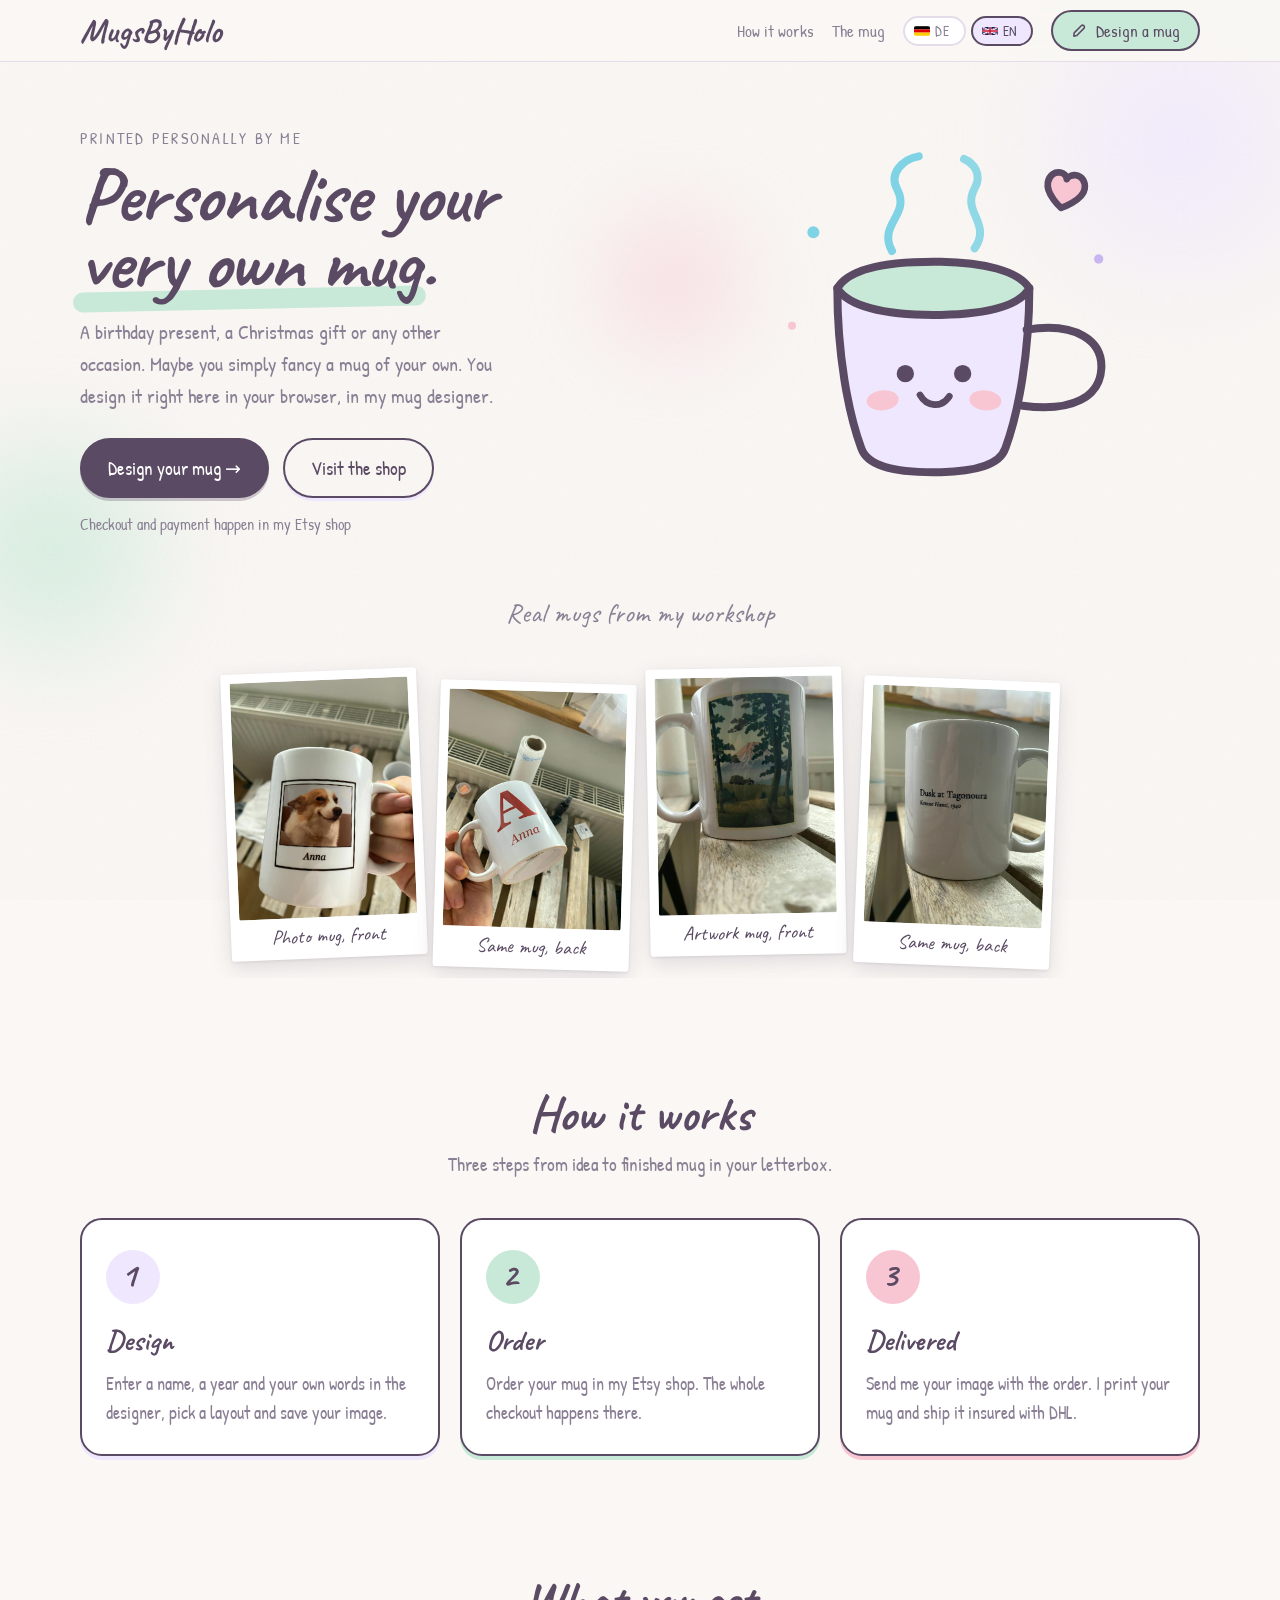
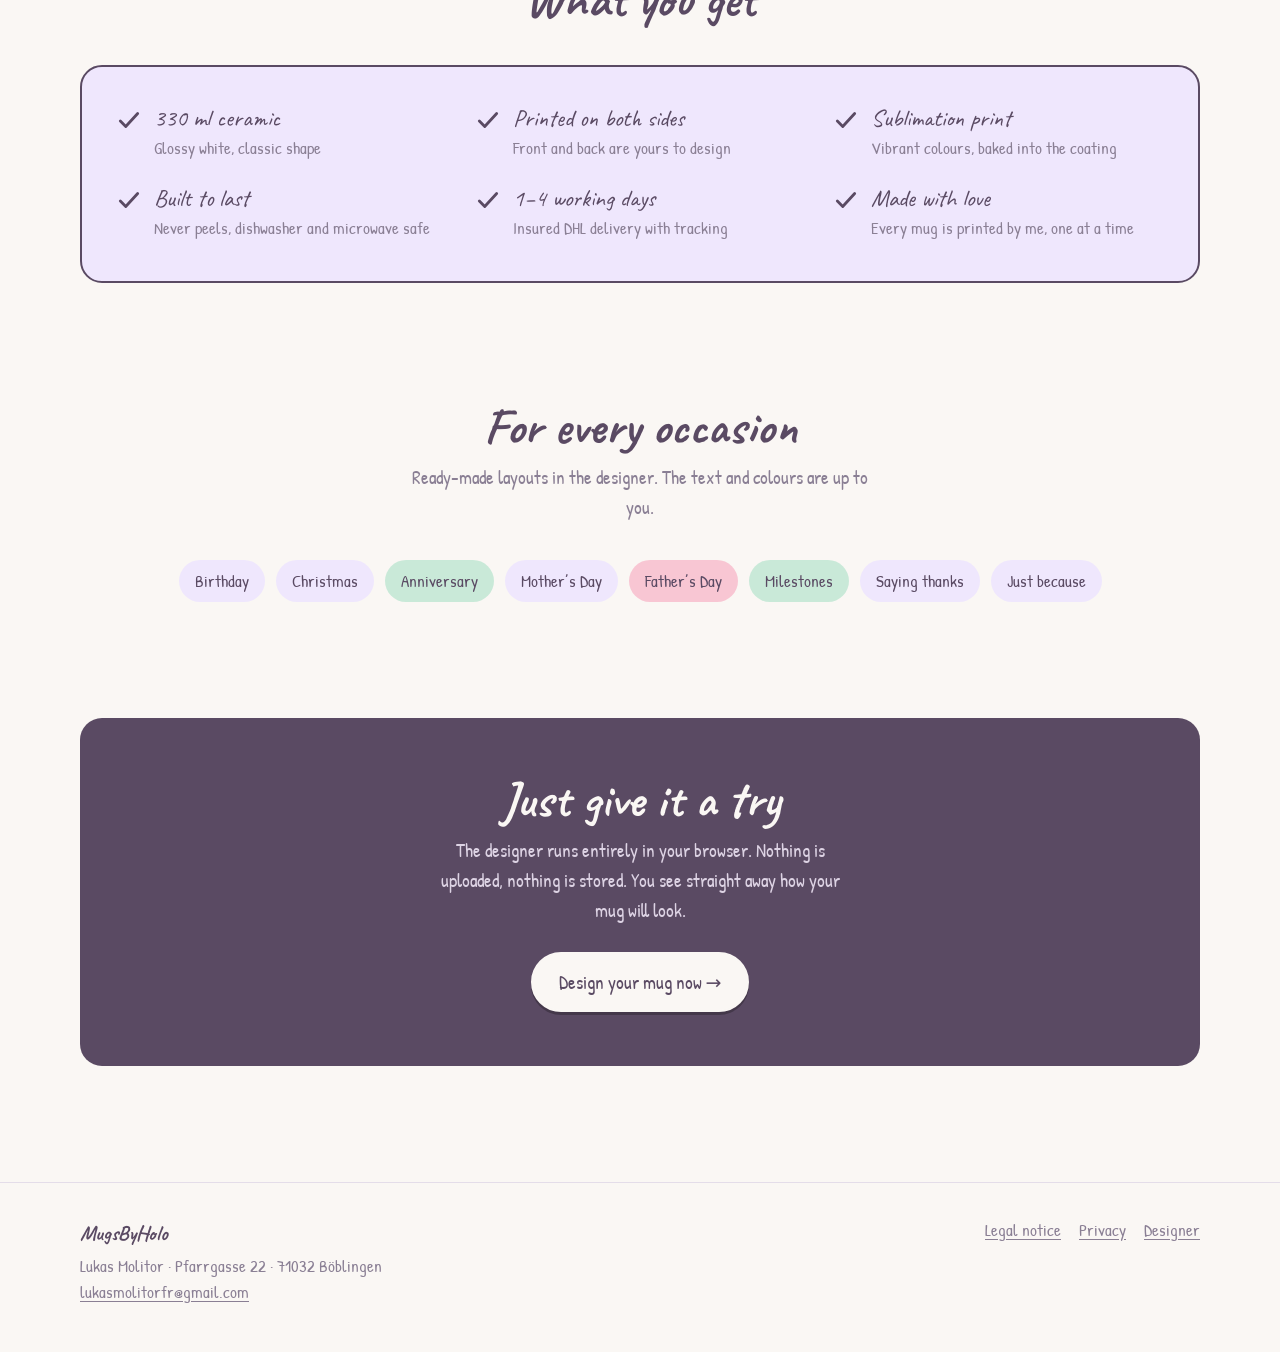
<file: index.html>
<!DOCTYPE html>
<html lang="de">
<head>
<meta charset="UTF-8">
<meta name="viewport" content="width=device-width, initial-scale=1.0, viewport-fit=cover">
<title>MugsByHolo · Personalisierte Tassen, von mir persönlich gedruckt</title>
<meta name="description" content="Personalisiere deine eigene Tasse direkt im Browser. 330 ml Keramik, beidseitig im Sublimationsdruck, von mir persönlich gedruckt und versichert per DHL verschickt.">
<link rel="icon" href="assets/favicon.png" type="image/png">
<link rel="apple-touch-icon" href="assets/favicon.png">
<meta name="theme-color" content="#FAF7F4">
<meta name="p:domain_verify" content="00d67d484db31957399209a9ef589275">

<meta property="og:type" content="website">
<meta property="og:title" content="MugsByHolo · Personalisierte Tassen">
<meta property="og:description" content="Gestalte deine eigene Tasse direkt im Browser. Von mir persönlich gedruckt.">
<meta property="og:image" content="https://mugsbyholo.de/assets/banner.png">
<meta property="og:url" content="https://mugsbyholo.de/">
<meta property="og:locale" content="de_DE">
<meta property="og:locale:alternate" content="en_GB">
<link rel="canonical" href="https://mugsbyholo.de/">

<style>
  /* ---------- Schriften (selbst gehostet, keine Google-Verbindung) ---------- */
  @font-face{
    font-family:'Caveat';
    src:url('assets/fonts/caveat-latin.woff2') format('woff2');
    font-weight:400 700; font-style:normal; font-display:swap;
    unicode-range:U+0000-00FF,U+0131,U+0152-0153,U+2000-206F,U+20AC,U+2122,U+2212,U+FEFF,U+FFFD;
  }
  @font-face{
    font-family:'Patrick Hand';
    src:url('assets/fonts/patrickhand-latin.woff2') format('woff2');
    font-weight:400; font-style:normal; font-display:swap;
    unicode-range:U+0000-00FF,U+0131,U+0152-0153,U+2000-206F,U+20AC,U+2122,U+2212,U+FEFF,U+FFFD;
  }

  :root{
    --paper:#FAF7F4;
    --karte:#FFFFFF;
    --ink:#5A4A63;
    --ink-weich:#8A7F94;
    --lav:#EFE7FD;
    --mint:#C9E9D8;
    --blush:#F8C6D3;
    --cyan:#5CC2D8;
    --violett:#B7A0EA;
    --linie:#E4DDE9;
    --hand:'Caveat', ui-rounded, cursive;
    --text:'Patrick Hand', ui-rounded, system-ui, sans-serif;
    --rand:22px;
  }

  *{box-sizing:border-box;margin:0;padding:0}

  html{scroll-behavior:smooth}
  @media (prefers-reduced-motion:reduce){ html{scroll-behavior:auto} }

  body{
    background:var(--paper);
    color:var(--ink);
    font-family:var(--text);
    font-size:19px;
    line-height:1.6;
    overflow-x:hidden;
    padding:env(safe-area-inset-top) env(safe-area-inset-right) env(safe-area-inset-bottom) env(safe-area-inset-left);
  }

  /* Papier-Körnung über der ganzen Seite */
  body::before{
    content:'';
    position:fixed; inset:0; z-index:0; pointer-events:none;
    opacity:.05;
    background-image:url("data:image/svg+xml,%3Csvg xmlns='http://www.w3.org/2000/svg' width='180' height='180'%3E%3Cfilter id='n'%3E%3CfeTurbulence type='fractalNoise' baseFrequency='.85' numOctaves='3'/%3E%3C/filter%3E%3Crect width='180' height='180' filter='url(%23n)'/%3E%3C/svg%3E");
  }

  .wrap{width:min(1120px,100% - 40px);margin-inline:auto;position:relative;z-index:1}

  a{color:inherit}
  :focus-visible{outline:3px solid var(--cyan);outline-offset:3px;border-radius:6px}

  /* nur für Screenreader */
  .vh{position:absolute;width:1px;height:1px;overflow:hidden;clip:rect(0 0 0 0);white-space:nowrap}

  /* ---------- Kopfzeile ---------- */
  header.top{
    position:sticky;top:0;z-index:20;
    background:color-mix(in srgb, var(--paper) 88%, transparent);
    backdrop-filter:blur(10px);
    border-bottom:1px solid var(--linie);
  }
  .top-inner{
    display:flex;align-items:center;justify-content:space-between;gap:14px;
    padding:10px 0;
  }
  .marke{display:flex;align-items:center;text-decoration:none;flex:none}
  .marke span{font-family:var(--hand);font-size:34px;font-weight:700;line-height:1}
  nav.haupt{display:flex;align-items:center;gap:18px;font-size:17px}
  nav.haupt a.link{text-decoration:none;color:var(--ink-weich);transition:color .18s}
  nav.haupt a.link:hover{color:var(--ink)}
  @media(max-width:760px){ nav.haupt a.versteckt-mobil{display:none} }

  /* ---------- Sprachwahl ---------- */
  .sprachwahl{display:flex;gap:5px;flex:none}
  .flagge{
    display:flex;align-items:center;gap:5px;
    padding:6px 9px;border:2px solid var(--linie);border-radius:999px;
    background:var(--karte);cursor:pointer;line-height:1;
    font-family:var(--text);font-size:14px;letter-spacing:.05em;color:var(--ink-weich);
    transition:border-color .18s, background .18s, color .18s;
  }
  .flagge svg{width:16px;height:10px;display:block;flex:none;border-radius:2px}
  .flagge:hover{border-color:var(--ink);color:var(--ink)}
  .flagge[aria-pressed="true"]{border-color:var(--ink);color:var(--ink);background:var(--lav)}

  /* ---------- Knöpfe ---------- */
  .knopf{
    display:inline-flex;align-items:center;gap:10px;
    font-family:var(--text);font-size:19px;
    padding:13px 26px;border-radius:999px;border:2px solid var(--ink);
    background:var(--ink);color:#fff;text-decoration:none;cursor:pointer;
    box-shadow:0 3px 0 rgba(90,74,99,.28);
    transition:transform .16s ease, box-shadow .16s ease, background .16s;
  }
  .knopf:hover{transform:translateY(-2px);box-shadow:0 6px 0 rgba(90,74,99,.24)}
  .knopf:active{transform:translateY(1px);box-shadow:0 1px 0 rgba(90,74,99,.3)}
  .knopf.zweit{background:transparent;color:var(--ink);box-shadow:0 3px 0 var(--lav)}
  .knopf.zweit:hover{background:var(--lav);box-shadow:0 6px 0 var(--lav)}
  @media (prefers-reduced-motion:reduce){ .knopf,.knopf:hover,.knopf:active{transform:none;transition:none} }

  /* Kopf-CTA: leichter als der große Knopf, damit die Leiste ruhig bleibt.
     Kein Versatz-Schatten, kein Anheben – in einer schmalen Leiste wirkt das unruhig. */
  .knopf-kopf{
    display:inline-flex;align-items:center;gap:8px;flex:none;
    font-family:var(--text);font-size:17px;line-height:1;white-space:nowrap;
    padding:10px 18px;border-radius:999px;border:2px solid var(--ink);
    background:var(--mint);color:var(--ink);text-decoration:none;
    transition:background .18s ease, color .18s ease;
  }
  .knopf-kopf svg{width:17px;height:17px;flex:none}
  .knopf-kopf:hover{background:var(--ink);color:var(--paper)}

  /* Ohne Tassen-Icon traegt der Schriftzug die Marke allein, also darf er
     auf schmalen Schirmen nicht mehr verschwinden. Stattdessen weicht der
     CTA auf sein kurzes Wort aus. */
  .knopf-kopf .kurz{display:none}
  @media(max-width:560px){
    .marke span{font-size:25px}
    .flagge svg{display:none}
    .flagge{padding:7px 9px;font-size:13px}
    .knopf-kopf{font-size:16px;padding:9px 13px;gap:0}
    .knopf-kopf svg{display:none}
    .knopf-kopf .lang{display:none}
    .knopf-kopf .kurz{display:inline}
    nav.haupt{gap:10px}
  }
  @media(max-width:380px){
    .marke span{font-size:21px}
    .knopf-kopf{font-size:15px;padding:8px 11px}
  }

  /* ---------- Held ---------- */
  /* Kein overflow:hidden: das schnitt die Farbflecken mitten im noch deckenden
     Bereich ab, in 16:9 als harte Kante sichtbar. Das Ausufern faengt
     body{overflow-x:hidden} ab. */
  .held{position:relative;padding:64px 0 40px}
  .held-grid{
    display:grid;grid-template-columns:1.05fr .95fr;gap:40px;align-items:center;
  }
  @media(max-width:860px){
    .held{padding:40px 0 28px}
    .held-grid{grid-template-columns:1fr;gap:24px;text-align:center}
    .held-cta{justify-content:center}
  }

  /* Pastellflecken im Hintergrund.
     Radialverlauf statt Vollton, damit sie von sich aus nach aussen auslaufen
     und an keiner Kante hart abreissen. */
  .fleck{position:absolute;border-radius:50%;filter:blur(30px);z-index:0;pointer-events:none}
  .fleck.a{width:380px;height:380px;top:-110px;right:-90px;
    background:radial-gradient(circle closest-side, rgba(239,231,253,.9), rgba(239,231,253,0))}
  .fleck.b{width:320px;height:320px;bottom:-130px;left:-110px;
    background:radial-gradient(circle closest-side, rgba(201,233,216,.8), rgba(201,233,216,0))}
  .fleck.c{width:220px;height:220px;top:110px;left:44%;
    background:radial-gradient(circle closest-side, rgba(248,198,211,.5), rgba(248,198,211,0))}

  .held-text{position:relative;z-index:1}
  .augenbraue{
    font-family:var(--text);font-size:16px;letter-spacing:.14em;text-transform:uppercase;
    color:var(--ink-weich);margin-bottom:10px;
  }
  h1{
    font-family:var(--hand);font-weight:700;
    /* Caveat bringt viel Luft mit (Ascender 33 + Descender 10 auf 34px Schrift),
       darum sitzt die zweite Zeile schon bei 1.0 optisch zu weit weg. */
    font-size:clamp(44px,7.2vw,78px);line-height:.86;letter-spacing:-.01em;
    margin-bottom:20px;
  }
  h1 .betont{position:relative;white-space:nowrap}
  /* handgemalter Unterstrich */
  h1 .betont::after{
    content:'';position:absolute;left:-2%;right:-2%;bottom:.02em;height:.26em;z-index:-1;
    background:var(--mint);border-radius:999px;transform:rotate(-1.2deg);
  }
  .held-text p.lauf{font-size:20px;color:var(--ink-weich);max-width:46ch;margin-bottom:26px}
  @media(max-width:860px){ .held-text p.lauf{margin-inline:auto} }
  .held-cta{display:flex;flex-wrap:wrap;gap:14px;align-items:center}
  .cta-notiz{font-size:16px;color:var(--ink-weich);margin-top:14px}

  /* ---------- Maskottchen ---------- */
  .maskottchen{position:relative;z-index:1;display:flex;justify-content:center}
  .maskottchen svg{width:min(400px,86%);height:auto;overflow:visible}
  .schweben{animation:schweben 5.5s ease-in-out infinite}
  @keyframes schweben{0%,100%{transform:translateY(0) rotate(-.6deg)}50%{transform:translateY(-13px) rotate(.6deg)}}
  .dampf{animation:dampf 3.6s ease-in-out infinite;transform-origin:center bottom}
  .dampf.zwei{animation-delay:.9s}
  @keyframes dampf{0%,100%{opacity:.35;transform:translateY(2px) scaleY(.96)}50%{opacity:1;transform:translateY(-5px) scaleY(1.05)}}
  .funkel{animation:funkel 2.8s ease-in-out infinite}
  .funkel.b{animation-delay:.7s} .funkel.c{animation-delay:1.4s}
  @keyframes funkel{0%,100%{opacity:.35;r:3}50%{opacity:1}}

  /* ---------- Auftritt beim Laden ---------- */
  .rein{opacity:0;transform:translateY(18px);animation:rein .7s cubic-bezier(.2,.7,.3,1) forwards}
  .rein.d1{animation-delay:.06s} .rein.d2{animation-delay:.14s}
  .rein.d3{animation-delay:.22s} .rein.d4{animation-delay:.3s} .rein.d5{animation-delay:.38s}
  @keyframes rein{to{opacity:1;transform:none}}
  @media (prefers-reduced-motion:reduce){
    .rein{opacity:1;transform:none;animation:none}
    .schweben,.dampf,.funkel{animation:none}
  }

  /* ---------- Abschnitte ---------- */
  section.block{padding:58px 0;position:relative;z-index:1}
  .block-kopf{text-align:center;margin-bottom:38px}
  h2{font-family:var(--hand);font-weight:700;font-size:clamp(34px,4.6vw,50px);line-height:1.1;margin-bottom:8px}
  .block-kopf p{color:var(--ink-weich);max-width:52ch;margin-inline:auto}

  /* Schritte */
  .schritte{display:grid;grid-template-columns:repeat(3,1fr);gap:20px}
  @media(max-width:820px){ .schritte{grid-template-columns:1fr;max-width:460px;margin-inline:auto} }
  .schritt{
    position:relative;background:var(--karte);border:2px solid var(--ink);
    border-radius:var(--rand);padding:30px 24px 26px;
    box-shadow:0 4px 0 var(--lav);
  }
  .schritt:nth-child(2){box-shadow:0 4px 0 var(--mint)}
  .schritt:nth-child(3){box-shadow:0 4px 0 var(--blush)}
  .nummer{
    font-family:var(--hand);font-size:34px;font-weight:700;line-height:1;
    width:54px;height:54px;display:grid;place-items:center;border-radius:50%;
    background:var(--lav);margin-bottom:14px;
  }
  /* place-items zentriert die Zeilenbox, nicht die Ziffer. Caveat sitzt darin
     2px zu tief, und weil die Schrift schraeg laeuft, ragt die Tinte ueber die
     Vorschubbreite hinaus nach rechts. Beides gemessen und hier ausgeglichen. */
  .nummer span{display:block;transform:translate(var(--x,-.113em),-.059em)}
  .schritt:nth-child(1) .nummer{--x:-.128em}
  .schritt:nth-child(2) .nummer{--x:-.099em}
  .schritt:nth-child(2) .nummer{background:var(--mint)}
  .schritt:nth-child(3) .nummer{background:var(--blush)}
  .schritt h3{font-family:var(--hand);font-size:29px;font-weight:700;margin-bottom:6px}
  .schritt p{font-size:18px;color:var(--ink-weich)}

  /* Details */
  .details{
    background:var(--lav);border-radius:var(--rand);
    padding:38px 34px;border:2px solid var(--ink);
  }
  .detail-grid{display:grid;grid-template-columns:repeat(3,1fr);gap:22px 28px}
  @media(max-width:820px){ .detail-grid{grid-template-columns:1fr 1fr} }
  @media(max-width:520px){ .detail-grid{grid-template-columns:1fr} }
  .detail{display:flex;gap:12px;align-items:flex-start}
  .detail .haken{flex:none;width:26px;height:26px;margin-top:2px}
  .detail b{display:block;font-weight:400;font-family:var(--hand);font-size:24px;line-height:1.15}
  .detail span{font-size:17px;color:var(--ink-weich)}

  /* Anlässe */
  .chips{display:flex;flex-wrap:wrap;gap:11px;justify-content:center}
  /* Das sind Stichworte, keine Schalter. Mit Ink-Rand und weisser Fuellung
     sahen sie aus wie der Knopf im Held und luden zum Klicken ein. Ohne Rand,
     ohne Schatten und in Pastell lesen sie sich als Etiketten. */
  .chip{
    background:var(--lav);border:0;border-radius:999px;
    padding:7px 16px;font-size:17px;color:var(--ink);
    cursor:default;user-select:none;
  }
  .chip:nth-child(3n){background:var(--mint)}
  .chip:nth-child(3n+1){background:var(--lav)}
  .chip:nth-child(5n){background:var(--blush)}

  /* ---------- Bilderstreifen ----------
     Ruhige Reihe statt Karussell: bei wenigen Fotos steht alles nebeneinander
     und nichts bewegt sich von selbst. Kommen mehr dazu, wird der Streifen
     seitlich scrollbar und die Pfeile blenden sich von allein ein. Feste
     3:4-Kacheln, damit die Zeile ruhig bleibt. */
  .streifen-block{padding:14px 0 50px;position:relative;z-index:1}
  .streifen-kopf{
    text-align:center;font-family:var(--hand);font-size:clamp(23px,2.6vw,27px);
    color:var(--ink-weich);margin-bottom:20px;
  }
  .streifen{
    display:flex;gap:15px;justify-content:center;align-items:flex-start;
    overflow-x:auto;scroll-snap-type:x proximity;
    /* Luft rundherum, sonst schneidet der Ueberlauf die schiefen Ecken ab */
    padding:16px 6px 20px;
    scrollbar-width:thin;scrollbar-color:var(--linie) transparent;
  }
  /* Bei Ueberlauf faellt justify-content:center weg, sonst ist der Anfang
     nicht mehr erreichbar. */
  .streifen.laeuft{justify-content:flex-start}

  /* Fotos vertragen die harten Ink-Raender der Illustrationskarten nicht,
     das wirkt schnell billig. Stattdessen Sofortbilder: weisser Rand, weicher
     Schatten, leicht schief. Die Schraeglage nimmt der Reihe das Starre. */
  .streifen figure{
    flex:0 0 auto;position:relative;margin:0;
    width:clamp(156px,19.5vw,196px);
    background:var(--karte);padding:9px 9px 0;border-radius:3px;
    box-shadow:0 7px 20px rgba(90,74,99,.16), 0 1px 3px rgba(90,74,99,.13);
    scroll-snap-align:center;
    transition:transform .2s ease, box-shadow .2s ease;
  }
  /* Muster wiederholt sich alle vier, damit spaetere Bilder mitmachen */
  .streifen figure:nth-child(4n+1){transform:rotate(-2.4deg)}
  .streifen figure:nth-child(4n+2){transform:rotate(1.7deg)  translateY(11px)}
  .streifen figure:nth-child(4n+3){transform:rotate(-1.1deg) translateY(-3px)}
  .streifen figure:nth-child(4n+4){transform:rotate(2.3deg)  translateY(8px)}
  .streifen figure:hover{
    transform:rotate(0) translateY(-6px);z-index:2;
    box-shadow:0 14px 30px rgba(90,74,99,.22), 0 1px 3px rgba(90,74,99,.13);
  }
  @media (prefers-reduced-motion:reduce){ .streifen figure{transition:none} }

  .streifen img{
    /* height:auto ist Pflicht: die height-Attribute im Markup gelten als
       CSS-Hoehe und wuerden aspect-ratio sonst aushebeln. */
    display:block;width:100%;height:auto;aspect-ratio:3/4;object-fit:cover;
    border-radius:2px;background:var(--lav);
  }
  .streifen figcaption{
    text-align:center;font-family:var(--hand);font-size:20px;line-height:1.15;
    color:var(--ink);padding:7px 2px 11px;
  }

  .str-steuer{display:flex;justify-content:center;gap:14px;margin-top:6px}
  .str-steuer[hidden]{display:none}
  .str-pfeil{
    width:42px;height:42px;border-radius:50%;border:2px solid var(--ink);
    background:var(--karte);color:var(--ink);cursor:pointer;
    display:grid;place-items:center;font-family:var(--text);font-size:19px;line-height:1;
    transition:background .18s ease, color .18s ease, opacity .18s ease;
  }
  .str-pfeil:hover:not(:disabled){background:var(--ink);color:var(--paper)}
  .str-pfeil:disabled{opacity:.3;cursor:default}

  /* Schluss-Aufruf */
  .schluss{
    text-align:center;background:var(--ink);color:var(--paper);
    border-radius:var(--rand);padding:54px 30px;position:relative;overflow:hidden;
  }
  .schluss h2{color:var(--paper)}
  .schluss p{color:#DDD3E4;max-width:46ch;margin:0 auto 26px}
  .schluss .knopf{background:var(--paper);color:var(--ink);border-color:var(--paper);box-shadow:0 3px 0 rgba(0,0,0,.25)}
  .schluss .knopf:hover{background:#fff;box-shadow:0 6px 0 rgba(0,0,0,.22)}

  /* ---------- Fußzeile ---------- */
  footer.fuss{
    border-top:1px solid var(--linie);margin-top:58px;padding:34px 0 46px;
    font-size:16.5px;color:var(--ink-weich);position:relative;z-index:1;
  }
  .fuss-grid{display:flex;flex-wrap:wrap;gap:26px;justify-content:space-between;align-items:flex-start}
  .fuss-grid a{color:var(--ink-weich);text-decoration:underline;text-underline-offset:3px}
  .fuss-grid a:hover{color:var(--ink)}
  .fuss-links{display:flex;gap:18px;flex-wrap:wrap}
  .fuss b{font-family:var(--hand);font-size:21px;font-weight:700;color:var(--ink);display:block;margin-bottom:2px}
</style>
</head>
<body>

<header class="top">
  <div class="wrap top-inner">
    <a class="marke" href="/" aria-label="MugsByHolo">
      <span>MugsByHolo</span>
    </a>
    <nav class="haupt" aria-label="Hauptnavigation">
      <a href="#so-gehts" class="link versteckt-mobil" data-i18n="nav_sogehts">So geht’s</a>
      <a href="#details" class="link versteckt-mobil" data-i18n="nav_tasse">Die Tasse</a>

      <div class="sprachwahl" id="sprachwahl" role="group" aria-label="Sprache · Language">
        <button class="flagge" type="button" data-lang="de" aria-pressed="true" title="Deutsch">
          <svg viewBox="0 0 5 3" aria-hidden="true">
            <rect width="5" height="1" y="0" fill="#000"/>
            <rect width="5" height="1" y="1" fill="#D00"/>
            <rect width="5" height="1" y="2" fill="#FFCE00"/>
          </svg>DE<span class="vh">Deutsch</span>
        </button>
        <button class="flagge" type="button" data-lang="en" aria-pressed="false" title="English">
          <svg viewBox="0 0 60 30" aria-hidden="true">
            <clipPath id="uj-clip"><path d="M30,15 h30 v15 z v15 h-30 z h-30 v-15 z v-15 h30 z"/></clipPath>
            <path d="M0,0 v30 h60 v-30 z" fill="#012169"/>
            <path d="M0,0 L60,30 M60,0 L0,30" stroke="#fff" stroke-width="6"/>
            <path d="M0,0 L60,30 M60,0 L0,30" clip-path="url(#uj-clip)" stroke="#C8102E" stroke-width="4"/>
            <path d="M30,0 v30 M0,15 h60" stroke="#fff" stroke-width="10"/>
            <path d="M30,0 v30 M0,15 h60" stroke="#C8102E" stroke-width="6"/>
          </svg>EN<span class="vh">English</span>
        </button>
      </div>

      <a class="knopf-kopf" href="designer/">
        <svg viewBox="0 0 24 24" fill="none" stroke="currentColor" stroke-width="2.2" stroke-linecap="round" stroke-linejoin="round" aria-hidden="true">
          <path d="M4 20l4.2-1 10-10a2.6 2.6 0 0 0-3.7-3.7l-10 10L4 20z"/>
        </svg>
        <span class="lang" data-i18n="nav_cta">Tasse gestalten</span>
        <span class="kurz" data-i18n="nav_cta_kurz">Gestalten</span>
      </a>
    </nav>
  </div>
</header>

<main>

  <!-- ================= HELD ================= -->
  <section class="held">
    <div class="fleck a"></div><div class="fleck b"></div><div class="fleck c"></div>
    <div class="wrap held-grid">

      <div class="held-text">
        <p class="augenbraue rein d1" data-i18n="held_augenbraue">Von mir persönlich gedruckt</p>
        <h1 class="rein d2" data-i18n-html="held_h1">Personalisiere deine<br><span class="betont">eigene Tasse</span>.</h1>
        <p class="lauf rein d3" data-i18n="held_text">
          Ob Geburtstagsgeschenk, Weihnachtsgeschenk oder ein anderer Anlass.
          Vielleicht hast du auch einfach Lust auf deine eigene Tasse. Gestalten
          kannst du sie direkt hier im Browser, in meinem Tassen-Designer.
        </p>
        <div class="held-cta rein d4">
          <a class="knopf" href="designer/" data-i18n="held_cta">Tasse gestalten →</a>
          <!-- ETSY-LINK: hier bewusst die Shop-Uebersicht, der Knopf heisst ja
               "Zum Shop". Die Bestellknoepfe im Designer zeigen aufs Listing. -->
          <a class="knopf zweit" id="etsy-link" href="https://www.etsy.com/de-en/shop/MugsByHolo" data-i18n="held_shop">Zum Shop</a>
        </div>
        <p class="cta-notiz rein d5" data-i18n="held_notiz">Kauf und Bezahlung laufen über meinen Etsy-Shop</p>
      </div>

      <div class="maskottchen rein d3">
        <svg viewBox="0 0 300 290" role="img" aria-label="Illustrierte MugsByHolo-Tasse mit fröhlichem Gesicht" data-i18n-al="held_bild_alt">
          <g class="schweben">
            <g fill="none" stroke="#5a4a63" stroke-width="6" stroke-linecap="round" stroke-linejoin="round">
              <!-- Dampf -->
              <path class="dampf" d="M 111,84 C 100,64 125,57 115,38 C 108,25 120,15 131,13" stroke="#7fd3e4"/>
              <path class="dampf zwei" d="M 173,82 C 186,63 163,55 173,37 C 179,26 172,18 165,15" stroke="#7fd3e4" opacity=".85"/>
              <!-- Körper -->
              <path d="M 70,112 C 70,160 78,205 88,232 C 92,244 108,250 142,250 C 176,250 192,244 196,232 C 206,205 214,160 214,112 C 206,126 180,132 142,132 C 104,132 78,125 70,112 Z" fill="#efe7fd" stroke="none"/>
              <path d="M 70,112 C 78,98 104,92 142,92 C 180,92 206,99 214,112 C 206,126 180,132 142,132 C 104,132 78,125 70,112 Z" fill="#c9e9d8"/>
              <path d="M 212,143 C 250,137 269,152 268,172 C 267,193 247,205 209,200"/>
              <path d="M 70,112 C 70,161 78,205 88,232 C 92,244 109,250 142,250 C 175,250 192,244 196,232 C 206,205 214,160 214,112"/>
              <!-- Gesicht -->
              <ellipse cx="104" cy="196" rx="12" ry="7.5" fill="#f8c6d3" stroke="none" transform="rotate(-6 104 196)"/>
              <ellipse cx="181" cy="196" rx="12" ry="7.5" fill="#f8c6d3" stroke="none" transform="rotate(6 181 196)"/>
              <circle cx="121" cy="176" r="6.5" fill="#5a4a63" stroke="none"/>
              <circle cx="164" cy="176" r="6.5" fill="#5a4a63" stroke="none"/>
              <path d="M 132,192 C 137,201 148,202 154,193" stroke-width="5"/>
              <!-- Herz + Funkeln -->
              <path d="M 240,52 C 240,52 227,44 227,35 C 227,29 231,26 235,26 C 238,26 240,28 240.5,30 C 241,28 244,26 247,26 C 251,26 255,29 255,35 C 255,44 240,52 240,52 Z" fill="#f8c6d3" stroke-width="5" transform="rotate(10 241 39)"/>
              <circle class="funkel" cx="52" cy="70" r="4.5" fill="#7fd3e4" stroke="none"/>
              <circle class="funkel b" cx="266" cy="90" r="3.5" fill="#c9b6f0" stroke="none"/>
              <circle class="funkel c" cx="36" cy="140" r="3" fill="#f8c6d3" stroke="none"/>
            </g>
          </g>
        </svg>
      </div>

    </div>
  </section>

  <!-- ================= BILDERSTREIFEN =================
       Bewusst direkt hinter dem Helden: der zeigt nur die gezeichnete Tasse,
       hier kommt zum ersten Mal echte Ware ins Bild. Vorder- und Rueckseite
       im Wechsel, das zeigt nebenbei den beidseitigen Druck. -->
  <section class="streifen-block">
    <div class="wrap">
      <p class="streifen-kopf" data-i18n="str_kopf">Echte Tassen aus meiner Werkstatt</p>
      <div class="streifen" id="streifen">
        <figure>
          <img src="assets/galerie/1-fototasse-vorne.jpg" width="560" height="747"
               data-i18n-alt="str1_alt" alt="Weiße Tasse mit dem Foto eines Corgis und dem Namen Anna darunter">
          <figcaption data-i18n="str1_cap">Fototasse, vorne</figcaption>
        </figure>
        <figure>
          <img src="assets/galerie/2-fototasse-hinten.jpg" width="560" height="747" loading="lazy"
               data-i18n-alt="str2_alt" alt="Rückseite derselben Tasse mit einem großen roten A und dem Namen Anna">
          <figcaption data-i18n="str2_cap">Dieselbe Tasse, hinten</figcaption>
        </figure>
        <figure>
          <img src="assets/galerie/3-motivtasse-vorne.jpg" width="560" height="747" loading="lazy"
               data-i18n-alt="str3_alt" alt="Weiße Tasse mit einem japanischen Holzschnitt: Berg Fuji hinter Kiefern">
          <figcaption data-i18n="str3_cap">Motivtasse, vorne</figcaption>
        </figure>
        <figure>
          <img src="assets/galerie/4-motivtasse-hinten.jpg" width="560" height="747" loading="lazy"
               data-i18n-alt="str4_alt" alt="Rückseite derselben Tasse mit dem Bildtitel Dusk at Tagonoura, Kawase Hasui, 1940">
          <figcaption data-i18n="str4_cap">Dieselbe Tasse, hinten</figcaption>
        </figure>
      </div>
      <div class="str-steuer" id="str-steuer" hidden>
        <button class="str-pfeil" id="str-zurueck" type="button"
                data-i18n-al="str_zurueck" aria-label="Weiter nach links">←</button>
        <button class="str-pfeil" id="str-vor" type="button"
                data-i18n-al="str_vor" aria-label="Weiter nach rechts">→</button>
      </div>
    </div>
  </section>

  <!-- ================= SO GEHT'S ================= -->
  <section class="block" id="so-gehts">
    <div class="wrap">
      <div class="block-kopf">
        <h2 data-i18n="sog_titel">So geht’s</h2>
        <p data-i18n="sog_text">Drei Schritte von der Idee zur fertigen Tasse im Briefkasten.</p>
      </div>
      <div class="schritte">
        <div class="schritt">
          <div class="nummer" aria-hidden="true"><span>1</span></div>
          <h3 data-i18n="sog1_titel">Gestalten</h3>
          <p data-i18n="sog1_text">Trag Name, Jahrgang und deinen Text im Designer ein, wähl ein Layout und speichere dein Bild.</p>
        </div>
        <div class="schritt">
          <div class="nummer" aria-hidden="true"><span>2</span></div>
          <h3 data-i18n="sog2_titel">Bestellen</h3>
          <p data-i18n="sog2_text">Bestell deine Tasse in meinem Etsy-Shop. Dort läuft die ganze Kaufabwicklung.</p>
        </div>
        <div class="schritt">
          <div class="nummer" aria-hidden="true"><span>3</span></div>
          <h3 data-i18n="sog3_titel">Zuschicken</h3>
          <p data-i18n="sog3_text">Schick mir dein Bild zur Bestellung. Ich drucke deine Tasse und verschicke sie versichert per DHL.</p>
        </div>
      </div>
    </div>
  </section>

  <!-- ================= DETAILS ================= -->
  <section class="block" id="details">
    <div class="wrap">
      <div class="block-kopf">
        <h2 data-i18n="det_titel">Was du bekommst</h2>
      </div>
      <div class="details">
        <div class="detail-grid">
          <div class="detail">
            <svg class="haken" viewBox="0 0 24 24" fill="none" stroke="#5a4a63" stroke-width="2.6" stroke-linecap="round" stroke-linejoin="round" aria-hidden="true"><path d="M4 13l5 5L20 6"/></svg>
            <div><b data-i18n="det1_titel">330 ml Keramik</b><span data-i18n="det1_text">Weiß glänzend, klassische Form</span></div>
          </div>
          <div class="detail">
            <svg class="haken" viewBox="0 0 24 24" fill="none" stroke="#5a4a63" stroke-width="2.6" stroke-linecap="round" stroke-linejoin="round" aria-hidden="true"><path d="M4 13l5 5L20 6"/></svg>
            <div><b data-i18n="det2_titel">Beidseitig bedruckt</b><span data-i18n="det2_text">Vorder- und Rückseite frei gestaltbar</span></div>
          </div>
          <div class="detail">
            <svg class="haken" viewBox="0 0 24 24" fill="none" stroke="#5a4a63" stroke-width="2.6" stroke-linecap="round" stroke-linejoin="round" aria-hidden="true"><path d="M4 13l5 5L20 6"/></svg>
            <div><b data-i18n="det3_titel">Sublimationsdruck</b><span data-i18n="det3_text">Vibrante Farben, direkt in die Beschichtung</span></div>
          </div>
          <div class="detail">
            <svg class="haken" viewBox="0 0 24 24" fill="none" stroke="#5a4a63" stroke-width="2.6" stroke-linecap="round" stroke-linejoin="round" aria-hidden="true"><path d="M4 13l5 5L20 6"/></svg>
            <div><b data-i18n="det4_titel">Langlebig</b><span data-i18n="det4_text">Blättert nicht ab, spülmaschinen- und mikrowellenfest</span></div>
          </div>
          <div class="detail">
            <svg class="haken" viewBox="0 0 24 24" fill="none" stroke="#5a4a63" stroke-width="2.6" stroke-linecap="round" stroke-linejoin="round" aria-hidden="true"><path d="M4 13l5 5L20 6"/></svg>
            <div><b data-i18n="det5_titel">1–4 Werktage</b><span data-i18n="det5_text">Versichert per DHL, mit Sendungsverfolgung</span></div>
          </div>
          <div class="detail">
            <svg class="haken" viewBox="0 0 24 24" fill="none" stroke="#5a4a63" stroke-width="2.6" stroke-linecap="round" stroke-linejoin="round" aria-hidden="true"><path d="M4 13l5 5L20 6"/></svg>
            <div><b data-i18n="det6_titel">Mit Liebe gemacht</b><span data-i18n="det6_text">Jede Tasse drucke ich einzeln, von Hand</span></div>
          </div>
        </div>
      </div>
    </div>
  </section>

  <!-- ================= ANLÄSSE ================= -->
  <section class="block">
    <div class="wrap">
      <div class="block-kopf">
        <h2 data-i18n="anl_titel">Für jeden Anlass</h2>
        <p data-i18n="anl_text">Fertige Layouts im Designer. Text und Farben passt du frei an.</p>
      </div>
      <div class="chips">
        <span class="chip" data-i18n="chip1">Geburtstag</span>
        <span class="chip" data-i18n="chip2">Weihnachten</span>
        <span class="chip" data-i18n="chip3">Jubiläum</span>
        <span class="chip" data-i18n="chip4">Muttertag</span>
        <span class="chip" data-i18n="chip5">Vatertag</span>
        <span class="chip" data-i18n="chip6">Meilensteine</span>
        <span class="chip" data-i18n="chip7">Danke sagen</span>
        <span class="chip" data-i18n="chip8">Einfach so</span>
      </div>
    </div>
  </section>

  <!-- ================= SCHLUSS ================= -->
  <section class="block">
    <div class="wrap">
      <div class="schluss">
        <h2 data-i18n="schluss_titel">Probier’s einfach aus</h2>
        <p data-i18n="schluss_text">Der Designer läuft komplett in deinem Browser. Nichts wird hochgeladen, nichts gespeichert. Du siehst sofort, wie deine Tasse aussieht.</p>
        <a class="knopf" href="designer/" data-i18n="schluss_cta">Jetzt Tasse gestalten →</a>
      </div>
    </div>
  </section>

</main>

<footer class="fuss">
  <div class="wrap fuss-grid">
    <div>
      <b>MugsByHolo</b>
      Lukas Molitor · Pfarrgasse 22 · 71032 Böblingen<br>
      <a href="mailto:lukasmolitorfr@gmail.com">lukasmolitorfr@gmail.com</a>
    </div>
    <div class="fuss-links">
      <a href="impressum.html" data-i18n="fuss_impressum">Impressum</a>
      <a href="datenschutz.html" data-i18n="fuss_datenschutz">Datenschutz</a>
      <a href="designer/" data-i18n="fuss_designer">Designer</a>
    </div>
  </div>
</footer>

<script>
(function(){
  /* ================= Texte ================= */
  const TEXTE = {
    de:{
      seite_titel:'MugsByHolo · Personalisierte Tassen, von mir persönlich gedruckt',
      seite_beschreibung:'Personalisiere deine eigene Tasse direkt im Browser. 330 ml Keramik, beidseitig im Sublimationsdruck, von mir persönlich gedruckt und versichert per DHL verschickt.',

      nav_sogehts:'So geht’s',
      nav_tasse:'Die Tasse',
      nav_cta:'Tasse gestalten',
      nav_cta_kurz:'Gestalten',

      held_augenbraue:'Von mir persönlich gedruckt',
      held_h1:'Personalisiere deine<br><span class="betont">eigene Tasse</span>.',
      held_text:'Ob Geburtstagsgeschenk, Weihnachtsgeschenk oder ein anderer Anlass. Vielleicht hast du auch einfach Lust auf deine eigene Tasse. Gestalten kannst du sie direkt hier im Browser, in meinem Tassen-Designer.',
      held_cta:'Tasse gestalten →',
      held_shop:'Zum Shop',
      held_notiz:'Kauf und Bezahlung laufen über meinen Etsy-Shop',
      held_bild_alt:'Illustrierte MugsByHolo-Tasse mit fröhlichem Gesicht',

      sog_titel:'So geht’s',
      sog_text:'Drei Schritte von der Idee zur fertigen Tasse im Briefkasten.',
      sog1_titel:'Gestalten',
      sog1_text:'Trag Name, Jahrgang und deinen Text im Designer ein, wähl ein Layout und speichere dein Bild.',
      sog2_titel:'Bestellen',
      sog2_text:'Bestell deine Tasse in meinem Etsy-Shop. Dort läuft die ganze Kaufabwicklung.',
      sog3_titel:'Zuschicken',
      sog3_text:'Schick mir dein Bild zur Bestellung. Ich drucke deine Tasse und verschicke sie versichert per DHL.',

      det_titel:'Was du bekommst',
      det1_titel:'330 ml Keramik',      det1_text:'Weiß glänzend, klassische Form',
      det2_titel:'Beidseitig bedruckt', det2_text:'Vorder- und Rückseite frei gestaltbar',
      det3_titel:'Sublimationsdruck',   det3_text:'Vibrante Farben, direkt in die Beschichtung',
      det4_titel:'Langlebig',           det4_text:'Blättert nicht ab, spülmaschinen- und mikrowellenfest',
      det5_titel:'1–4 Werktage',        det5_text:'Versichert per DHL, mit Sendungsverfolgung',
      det6_titel:'Mit Liebe gemacht',   det6_text:'Jede Tasse drucke ich einzeln, von Hand',

      anl_titel:'Für jeden Anlass',
      anl_text:'Fertige Layouts im Designer. Text und Farben passt du frei an.',
      chip1:'Geburtstag', chip2:'Weihnachten', chip3:'Jubiläum',    chip4:'Muttertag',
      chip5:'Vatertag',   chip6:'Meilensteine', chip7:'Danke sagen', chip8:'Einfach so',

      schluss_titel:'Probier’s einfach aus',
      schluss_text:'Der Designer läuft komplett in deinem Browser. Nichts wird hochgeladen, nichts gespeichert. Du siehst sofort, wie deine Tasse aussieht.',
      schluss_cta:'Jetzt Tasse gestalten →',

      str_kopf:'Echte Tassen aus meiner Werkstatt',
      str_zurueck:'Weiter nach links',
      str_vor:'Weiter nach rechts',
      str1_cap:'Fototasse, vorne',
      str2_cap:'Dieselbe Tasse, hinten',
      str3_cap:'Motivtasse, vorne',
      str4_cap:'Dieselbe Tasse, hinten',
      str1_alt:'Weiße Tasse mit dem Foto eines Corgis und dem Namen Anna darunter',
      str2_alt:'Rückseite derselben Tasse mit einem großen roten A und dem Namen Anna',
      str3_alt:'Weiße Tasse mit einem japanischen Holzschnitt: Berg Fuji hinter Kiefern',
      str4_alt:'Rückseite derselben Tasse mit dem Bildtitel Dusk at Tagonoura, Kawase Hasui, 1940',

      fuss_impressum:'Impressum',
      fuss_datenschutz:'Datenschutz',
      fuss_designer:'Designer'
    },
    en:{
      seite_titel:'MugsByHolo · Personalised mugs, printed by me',
      seite_beschreibung:'Personalise your very own mug right in your browser. 330 ml ceramic, printed on both sides by sublimation, made by me and shipped insured with DHL.',

      nav_sogehts:'How it works',
      nav_tasse:'The mug',
      nav_cta:'Design a mug',
      nav_cta_kurz:'Design',

      held_augenbraue:'Printed personally by me',
      held_h1:'Personalise your<br><span class="betont">very own mug</span>.',
      held_text:'A birthday present, a Christmas gift or any other occasion. Maybe you simply fancy a mug of your own. You design it right here in your browser, in my mug designer.',
      held_cta:'Design your mug →',
      held_shop:'Visit the shop',
      held_notiz:'Checkout and payment happen in my Etsy shop',
      held_bild_alt:'Illustrated MugsByHolo mug with a happy face',

      sog_titel:'How it works',
      sog_text:'Three steps from idea to finished mug in your letterbox.',
      sog1_titel:'Design',
      sog1_text:'Enter a name, a year and your own words in the designer, pick a layout and save your image.',
      sog2_titel:'Order',
      sog2_text:'Order your mug in my Etsy shop. The whole checkout happens there.',
      sog3_titel:'Delivered',
      sog3_text:'Send me your image with the order. I print your mug and ship it insured with DHL.',

      det_titel:'What you get',
      det1_titel:'330 ml ceramic',       det1_text:'Glossy white, classic shape',
      det2_titel:'Printed on both sides',det2_text:'Front and back are yours to design',
      det3_titel:'Sublimation print',    det3_text:'Vibrant colours, baked into the coating',
      det4_titel:'Built to last',        det4_text:'Never peels, dishwasher and microwave safe',
      det5_titel:'1–4 working days',     det5_text:'Insured DHL delivery with tracking',
      det6_titel:'Made with love',       det6_text:'Every mug is printed by me, one at a time',

      anl_titel:'For every occasion',
      anl_text:'Ready-made layouts in the designer. The text and colours are up to you.',
      chip1:'Birthday',      chip2:'Christmas',  chip3:'Anniversary', chip4:'Mother’s Day',
      chip5:'Father’s Day',  chip6:'Milestones', chip7:'Saying thanks', chip8:'Just because',

      schluss_titel:'Just give it a try',
      schluss_text:'The designer runs entirely in your browser. Nothing is uploaded, nothing is stored. You see straight away how your mug will look.',
      schluss_cta:'Design your mug now →',

      str_kopf:'Real mugs from my workshop',
      str_zurueck:'Scroll left',
      str_vor:'Scroll right',
      str1_cap:'Photo mug, front',
      str2_cap:'Same mug, back',
      str3_cap:'Artwork mug, front',
      str4_cap:'Same mug, back',
      str1_alt:'White mug with a photo of a corgi and the name Anna beneath it',
      str2_alt:'Back of the same mug with a large red A and the name Anna',
      str3_alt:'White mug with a Japanese woodblock print: Mount Fuji behind pine trees',
      str4_alt:'Back of the same mug with the print title Dusk at Tagonoura, Kawase Hasui, 1940',

      fuss_impressum:'Legal notice',
      fuss_datenschutz:'Privacy',
      fuss_designer:'Designer'
    }
  };

  let SPRACHE = 'de';
  const T = k => (TEXTE[SPRACHE][k] ?? TEXTE.de[k] ?? k);

  /* ================= Sprachumschaltung ================= */
  function setzeSprache(neu, gewaehlt){
    if (!TEXTE[neu]) neu = 'de';
    SPRACHE = neu;
    /* Nur eine selbst angeklickte Wahl wird gemerkt. Die alte Fassung schrieb
       auch die automatisch erkannte Sprache mit, dadurch blieben Besucher mit
       fremdsprachigem Browser dauerhaft auf Englisch haengen. Eigener
       Schluessel, damit die Altwerte nicht mehr greifen.
       Gleicher Schluessel wie im Designer, die Wahl traegt sich also mit. */
    if (gewaehlt){ try{ localStorage.setItem('mbh-sprache-wahl', neu); }catch(e){} }

    document.documentElement.lang = neu;
    document.title = T('seite_titel');
    const beschreibung = document.querySelector('meta[name="description"]');
    if (beschreibung) beschreibung.setAttribute('content', T('seite_beschreibung'));

    document.querySelectorAll('[data-i18n]').forEach(el=>{
      el.textContent = T(el.dataset.i18n);
    });
    /* nur für die Überschrift: dort steckt der handgemalte Unterstrich drin */
    document.querySelectorAll('[data-i18n-html]').forEach(el=>{
      el.innerHTML = T(el.dataset.i18nHtml);
    });
    document.querySelectorAll('[data-i18n-al]').forEach(el=>{
      el.setAttribute('aria-label', T(el.dataset.i18nAl));
    });
    document.querySelectorAll('[data-i18n-alt]').forEach(el=>{
      el.alt = T(el.dataset.i18nAlt);
    });

    document.querySelectorAll('#sprachwahl .flagge').forEach(b=>{
      b.setAttribute('aria-pressed', b.dataset.lang === neu ? 'true' : 'false');
    });
  }

  document.getElementById('sprachwahl').addEventListener('click', e=>{
    const b = e.target.closest('[data-lang]'); if (!b) return;
    if (b.dataset.lang !== SPRACHE) setzeSprache(b.dataset.lang, true);
  });

  /* Reihenfolge: selbst angeklickte Wahl, sonst Browsersprache, sonst Deutsch. */
  let startSprache = 'de';
  try{
    const gemerkt = localStorage.getItem('mbh-sprache-wahl');
    if (gemerkt && TEXTE[gemerkt]) startSprache = gemerkt;
    else if (!(navigator.language || 'de').toLowerCase().startsWith('de')) startSprache = 'en';
  }catch(e){}

  setzeSprache(startSprache);

  /* ---------- Bilderstreifen ----------
     Kein Selbstlauf. Die Pfeile sind nur da, wenn die Reihe breiter ist als
     der Platz: mit der Maus laesst sich seitlich schlecht scrollen, mit
     Wischgeste dagegen gut. Solange alles nebeneinander passt, waeren sie
     nur Zierde. */
  (function streifen(){
    const s = document.getElementById('streifen');
    const steuer = document.getElementById('str-steuer');
    if (!s || !steuer) return;
    const zurueck = document.getElementById('str-zurueck');
    const vor = document.getElementById('str-vor');

    function schrittweite(){
      const k = s.querySelector('figure');
      return k ? k.getBoundingClientRect().width + 16 : Math.round(s.clientWidth*0.8);
    }
    function pruefe(){
      const rest = s.scrollWidth - s.clientWidth;
      const laeuft = rest > 4;
      s.classList.toggle('laeuft', laeuft);
      steuer.hidden = !laeuft;
      if (!laeuft) return;
      zurueck.disabled = s.scrollLeft <= 2;
      vor.disabled = s.scrollLeft >= rest - 2;
    }

    zurueck.addEventListener('click', ()=> s.scrollBy({left:-schrittweite(), behavior:'smooth'}));
    vor.addEventListener('click',     ()=> s.scrollBy({left: schrittweite(), behavior:'smooth'}));
    s.addEventListener('scroll', pruefe, {passive:true});
    addEventListener('resize', pruefe);
    /* Die Kachelbreite haengt an der Schrift der Bildunterschrift */
    document.fonts.ready.then(pruefe);
    /* Nachgeladene Bilder aendern nichts an der Breite, geladene Schrift schon */
    pruefe();
  })();
})();
</script>

</body>
</html>
</file>
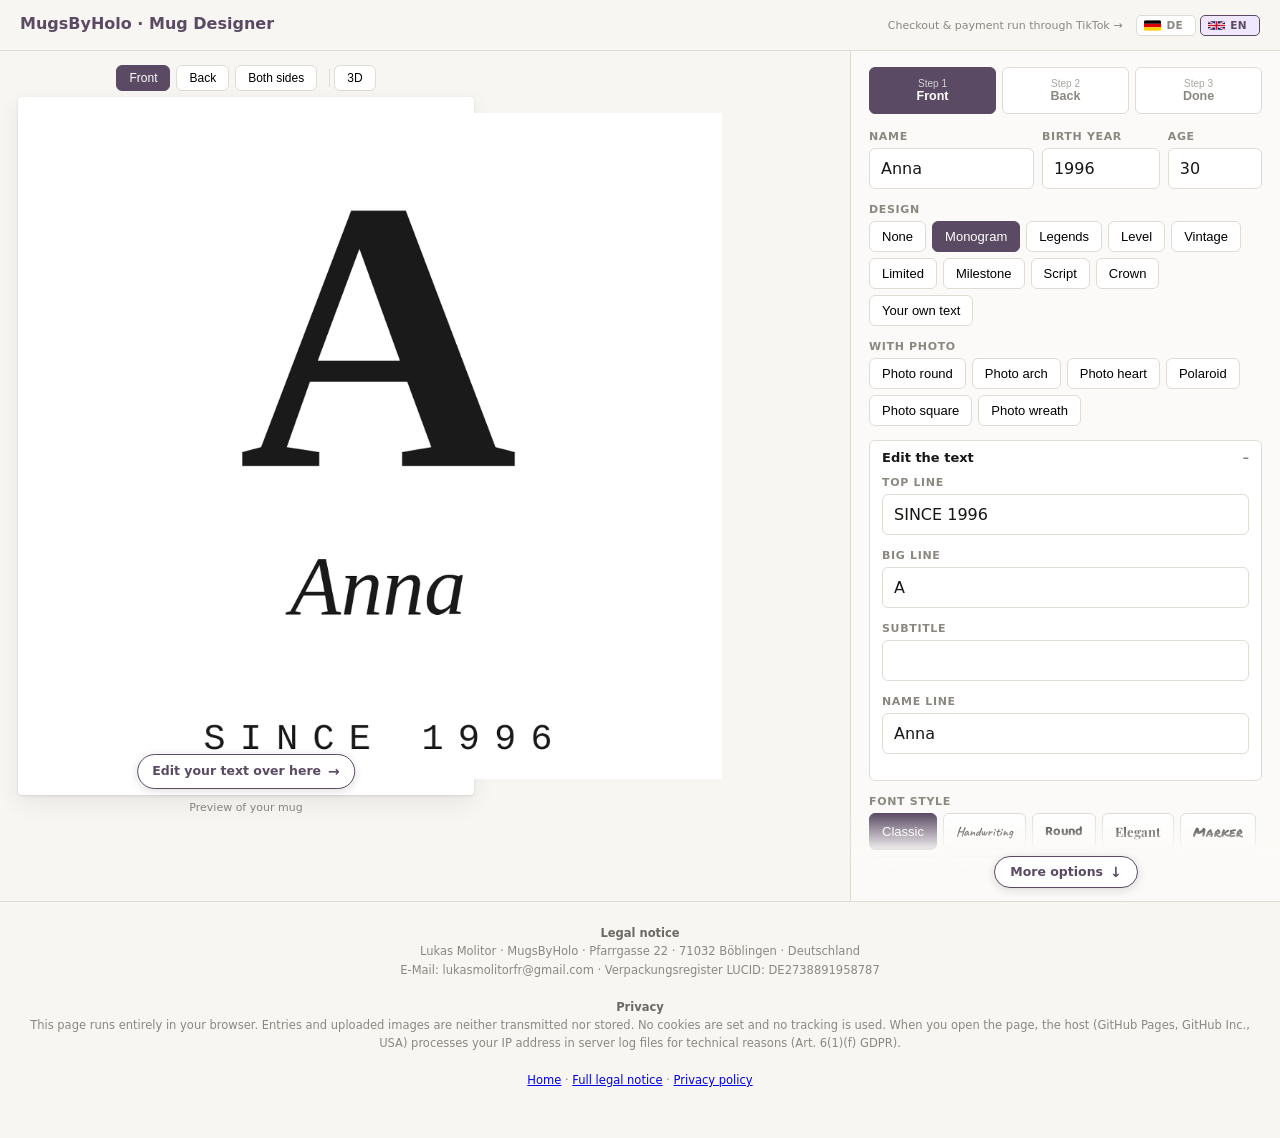
<file: tiktok/index.html>
<!DOCTYPE html>
<html lang="de">
<head>
<meta charset="UTF-8">
<meta name="viewport" content="width=device-width, initial-scale=1.0">
<!-- Nicht in die Suche aufnehmen: dieser Einstieg gehoert in die TikTok-Bio,
     nicht in Google. Er ist von keiner Seite verlinkt. -->
<meta name="robots" content="noindex, nofollow">
<title>MugsByHolo · Tassen-Designer</title>
<link rel="icon" href="../assets/favicon.png" type="image/png">
<!-- Kurzer, teilbarer Einstieg fuer TikTok. Fuehrt in denselben Designer,
     nur mit dem TikTok-Shop als Ziel. Bewusst kein zweiter Designer:
     eine Kopie muesste bei jeder Aenderung mitgepflegt werden. -->
<meta http-equiv="refresh" content="0; url=../designer/?shop=tiktok">
<style>
  body{font-family:ui-rounded,system-ui,sans-serif;background:#FAF7F4;color:#5A4A63;
       display:grid;place-items:center;min-height:100vh;margin:0;text-align:center;padding:20px}
  a{color:#5A4A63}
</style>
</head>
<body>
  <p>Einen Moment, der Tassen-Designer wird geladen …<br>
     <a href="../designer/?shop=tiktok">Hier entlang, falls nichts passiert.</a></p>
  <script>location.replace('../designer/?shop=tiktok');</script>
</body>
</html>
</file>
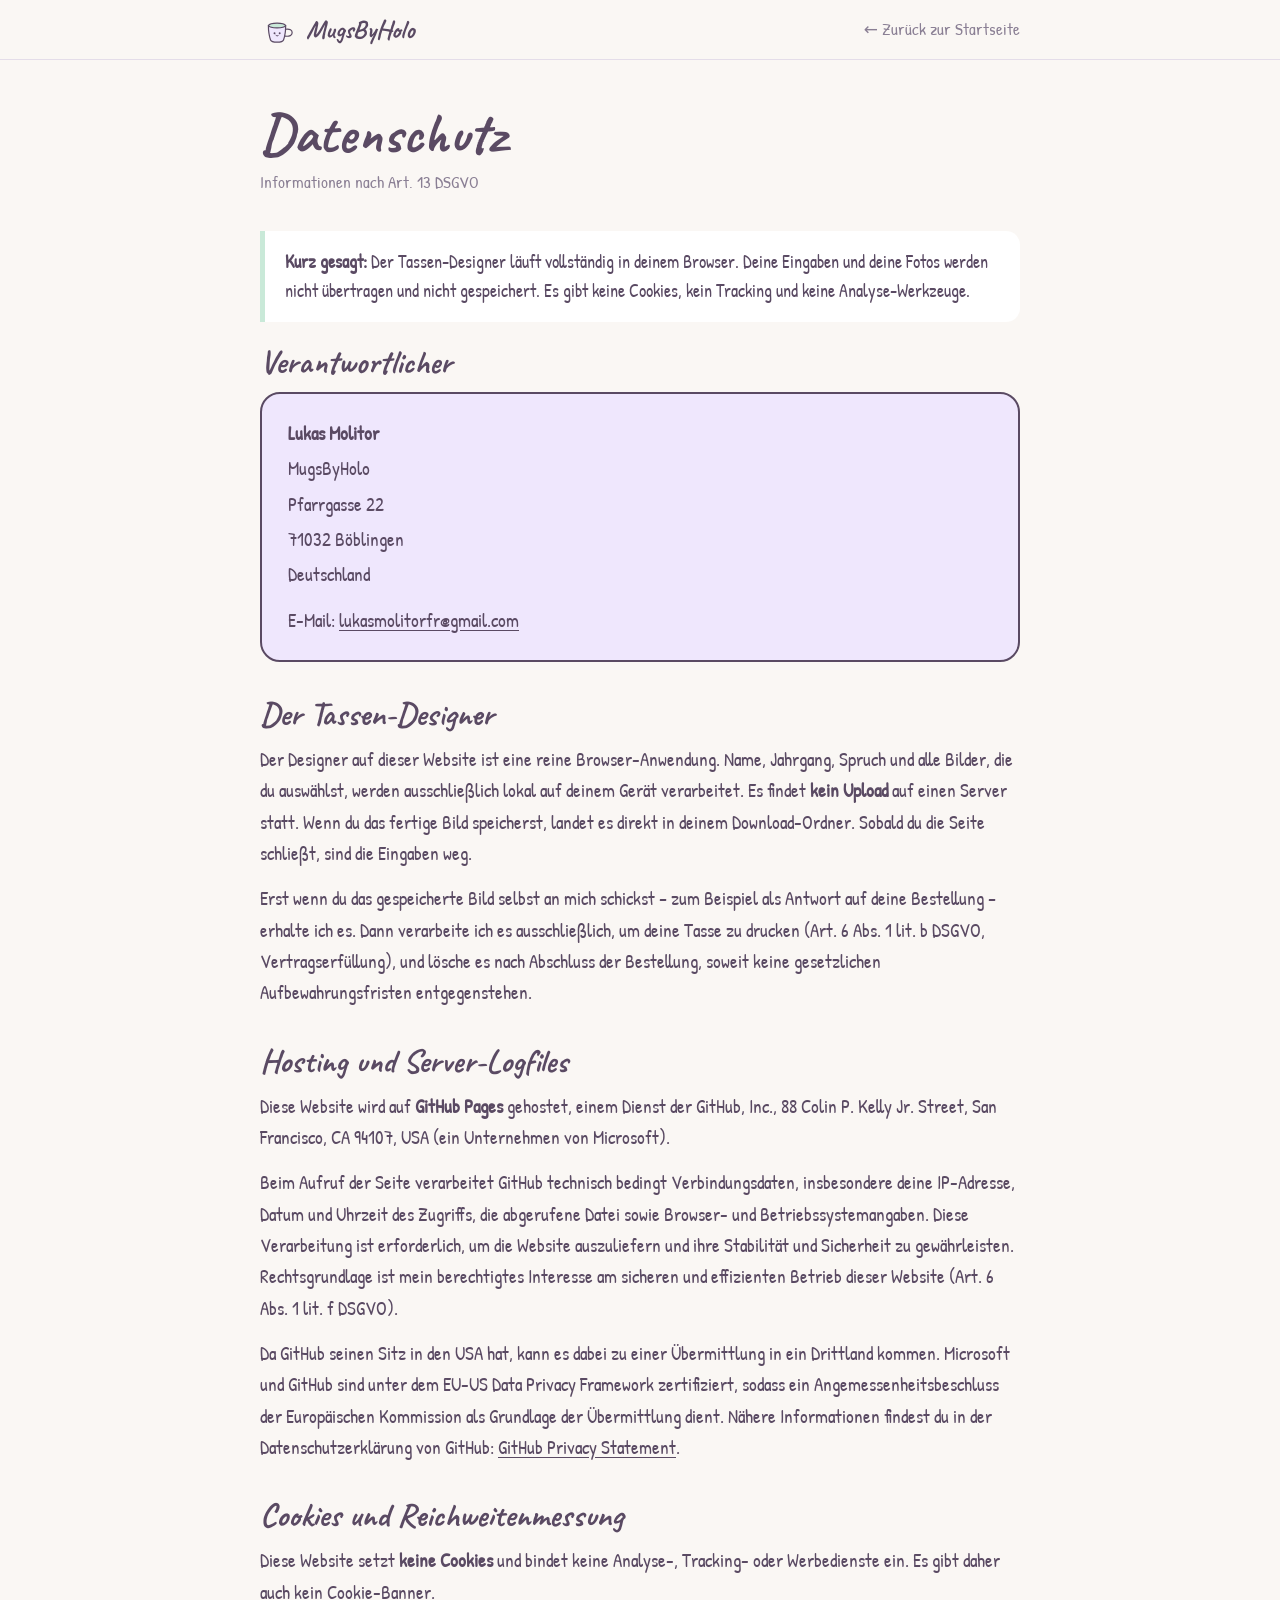
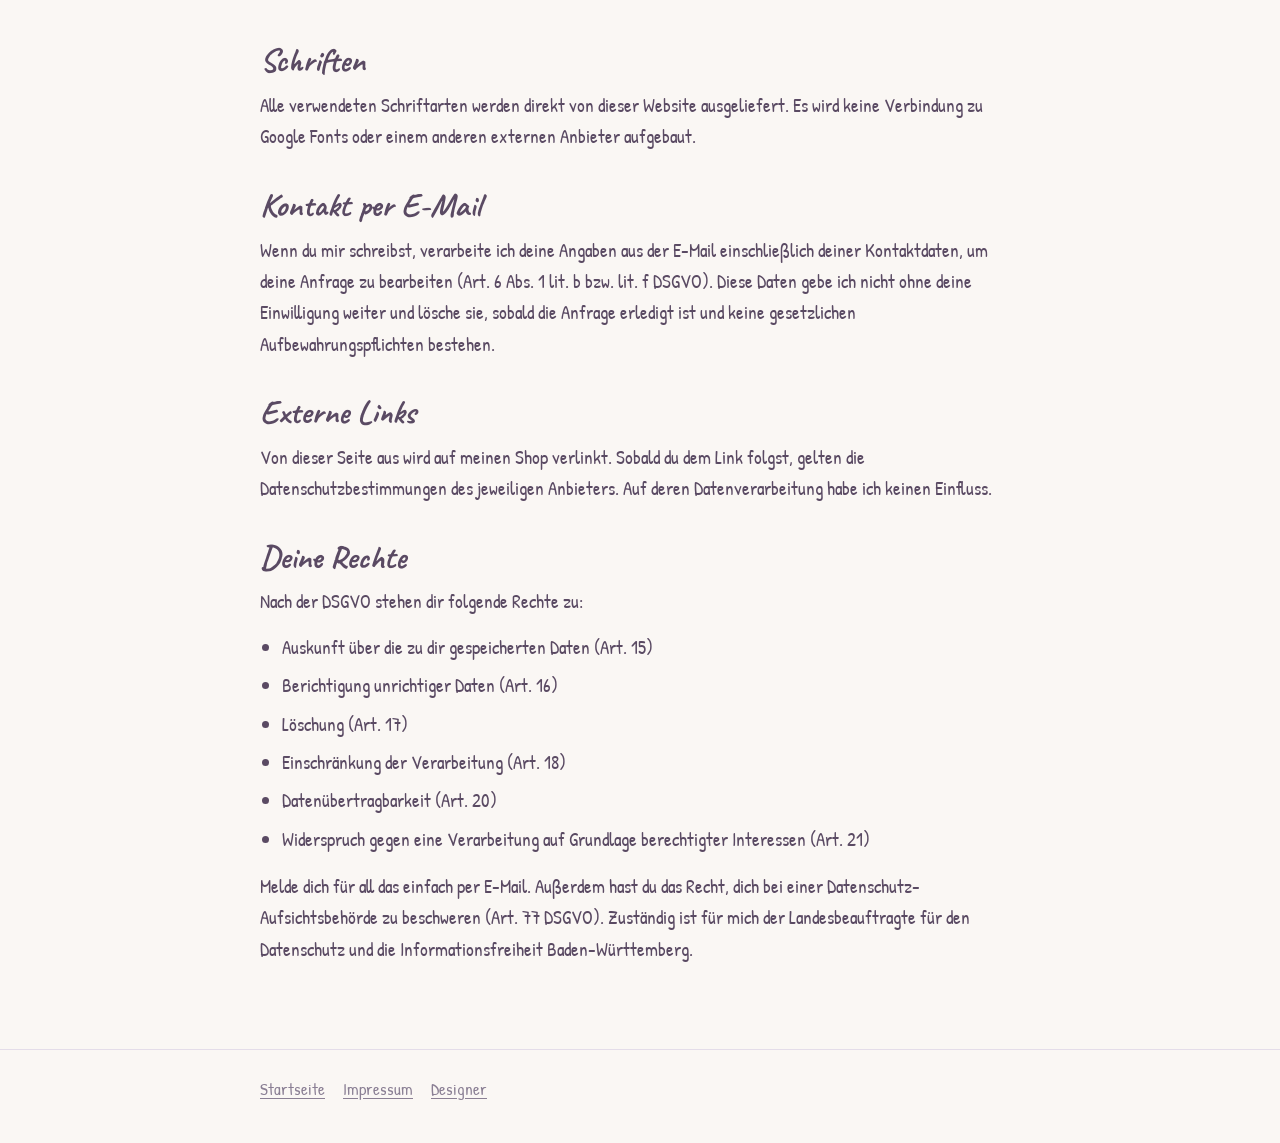
<file: datenschutz.html>
<!DOCTYPE html>
<html lang="de">
<head>
<meta charset="UTF-8">
<meta name="viewport" content="width=device-width, initial-scale=1.0, viewport-fit=cover">
<title>Datenschutz · MugsByHolo</title>
<meta name="description" content="Datenschutzerkl&auml;rung von MugsByHolo.">
<meta name="robots" content="noindex">
<link rel="icon" href="assets/favicon.png" type="image/png">
<link rel="stylesheet" href="assets/seite.css">
</head>
<body>

<header class="top">
  <div class="wrap top-inner">
    <a class="marke" href="/" aria-label="MugsByHolo Startseite">
      <svg viewBox="0 0 300 290" aria-hidden="true" focusable="false">
        <g fill="none" stroke="#5a4a63" stroke-width="10" stroke-linecap="round" stroke-linejoin="round">
          <path d="M 70,112 C 70,160 78,205 88,232 C 92,244 108,250 142,250 C 176,250 192,244 196,232 C 206,205 214,160 214,112 C 206,126 180,132 142,132 C 104,132 78,125 70,112 Z" fill="#efe7fd" stroke="none"/>
          <path d="M 70,112 C 78,98 104,92 142,92 C 180,92 206,99 214,112 C 206,126 180,132 142,132 C 104,132 78,125 70,112 Z" fill="#c9e9d8"/>
          <path d="M 212,143 C 250,137 269,152 268,172 C 267,193 247,205 209,200"/>
          <path d="M 70,112 C 70,161 78,205 88,232 C 92,244 109,250 142,250 C 175,250 192,244 196,232 C 206,205 214,160 214,112"/>
          <circle cx="121" cy="176" r="8" fill="#5a4a63" stroke="none"/>
          <circle cx="164" cy="176" r="8" fill="#5a4a63" stroke="none"/>
          <path d="M 132,192 C 137,201 148,202 154,193" stroke-width="8"/>
        </g>
      </svg>
      <span>MugsByHolo</span>
    </a>
    <a class="zurueck" href="/">&larr; Zur&uuml;ck zur Startseite</a>
  </div>
</header>

<main>
  <div class="wrap">

    <h1>Datenschutz</h1>
    <p class="stand">Informationen nach Art. 13 DSGVO</p>

    <div class="hinweis">
      <p>
        <strong>Kurz gesagt:</strong> Der Tassen-Designer l&auml;uft vollst&auml;ndig in deinem Browser.
        Deine Eingaben und deine Fotos werden nicht &uuml;bertragen und nicht gespeichert.
        Es gibt keine Cookies, kein Tracking und keine Analyse-Werkzeuge.
      </p>
    </div>

    <h2>Verantwortlicher</h2>
    <div class="karte">
      <p class="eng"><strong>Lukas Molitor</strong></p>
      <p class="eng">MugsByHolo</p>
      <p class="eng">Pfarrgasse 22</p>
      <p class="eng">71032 B&ouml;blingen</p>
      <p>Deutschland</p>
      <p>E-Mail: <a href="mailto:lukasmolitorfr@gmail.com">lukasmolitorfr@gmail.com</a></p>
    </div>

    <h2>Der Tassen-Designer</h2>
    <p>
      Der Designer auf dieser Website ist eine reine Browser-Anwendung. Name, Jahrgang, Spruch und
      alle Bilder, die du ausw&auml;hlst, werden ausschlie&szlig;lich lokal auf deinem Ger&auml;t
      verarbeitet. Es findet <strong>kein Upload</strong> auf einen Server statt. Wenn du das
      fertige Bild speicherst, landet es direkt in deinem Download-Ordner. Sobald du die Seite
      schlie&szlig;t, sind die Eingaben weg.
    </p>
    <p>
      Erst wenn du das gespeicherte Bild selbst an mich schickst &ndash; zum Beispiel als Antwort auf
      deine Bestellung &ndash; erhalte ich es. Dann verarbeite ich es ausschlie&szlig;lich, um deine
      Tasse zu drucken (Art. 6 Abs. 1 lit. b DSGVO, Vertragserf&uuml;llung), und l&ouml;sche es nach
      Abschluss der Bestellung, soweit keine gesetzlichen Aufbewahrungsfristen entgegenstehen.
    </p>

    <h2>Hosting und Server-Logfiles</h2>
    <p>
      Diese Website wird auf <strong>GitHub Pages</strong> gehostet, einem Dienst der GitHub, Inc.,
      88 Colin P. Kelly Jr. Street, San Francisco, CA 94107, USA (ein Unternehmen von Microsoft).
    </p>
    <p>
      Beim Aufruf der Seite verarbeitet GitHub technisch bedingt Verbindungsdaten, insbesondere
      deine IP-Adresse, Datum und Uhrzeit des Zugriffs, die abgerufene Datei sowie Browser- und
      Betriebssystemangaben. Diese Verarbeitung ist erforderlich, um die Website auszuliefern und
      ihre Stabilit&auml;t und Sicherheit zu gew&auml;hrleisten. Rechtsgrundlage ist mein berechtigtes
      Interesse am sicheren und effizienten Betrieb dieser Website (Art. 6 Abs. 1 lit. f DSGVO).
    </p>
    <p>
      Da GitHub seinen Sitz in den USA hat, kann es dabei zu einer &Uuml;bermittlung in ein Drittland
      kommen. Microsoft und GitHub sind unter dem EU-US Data Privacy Framework zertifiziert, sodass
      ein Angemessenheitsbeschluss der Europ&auml;ischen Kommission als Grundlage der &Uuml;bermittlung
      dient. N&auml;here Informationen findest du in der Datenschutzerkl&auml;rung von GitHub:
      <a href="https://docs.github.com/site-policy/privacy-policies/github-general-privacy-statement" rel="noopener noreferrer" target="_blank">GitHub Privacy Statement</a>.
    </p>

    <h2>Cookies und Reichweitenmessung</h2>
    <p>
      Diese Website setzt <strong>keine Cookies</strong> und bindet keine Analyse-, Tracking- oder
      Werbedienste ein. Es gibt daher auch kein Cookie-Banner.
    </p>

    <h2>Schriften</h2>
    <p>
      Alle verwendeten Schriftarten werden direkt von dieser Website ausgeliefert. Es wird keine
      Verbindung zu Google Fonts oder einem anderen externen Anbieter aufgebaut.
    </p>

    <h2>Kontakt per E-Mail</h2>
    <p>
      Wenn du mir schreibst, verarbeite ich deine Angaben aus der E-Mail einschlie&szlig;lich deiner
      Kontaktdaten, um deine Anfrage zu bearbeiten (Art. 6 Abs. 1 lit. b bzw. lit. f DSGVO). Diese
      Daten gebe ich nicht ohne deine Einwilligung weiter und l&ouml;sche sie, sobald die Anfrage
      erledigt ist und keine gesetzlichen Aufbewahrungspflichten bestehen.
    </p>

    <h2>Externe Links</h2>
    <p>
      Von dieser Seite aus wird auf meinen Shop verlinkt. Sobald du dem Link folgst, gelten die
      Datenschutzbestimmungen des jeweiligen Anbieters. Auf deren Datenverarbeitung habe ich keinen
      Einfluss.
    </p>

    <h2>Deine Rechte</h2>
    <p>Nach der DSGVO stehen dir folgende Rechte zu:</p>
    <ul>
      <li>Auskunft &uuml;ber die zu dir gespeicherten Daten (Art. 15)</li>
      <li>Berichtigung unrichtiger Daten (Art. 16)</li>
      <li>L&ouml;schung (Art. 17)</li>
      <li>Einschr&auml;nkung der Verarbeitung (Art. 18)</li>
      <li>Daten&uuml;bertragbarkeit (Art. 20)</li>
      <li>Widerspruch gegen eine Verarbeitung auf Grundlage berechtigter Interessen (Art. 21)</li>
    </ul>
    <p>
      Melde dich f&uuml;r all das einfach per E-Mail. Au&szlig;erdem hast du das Recht, dich bei einer
      Datenschutz-Aufsichtsbeh&ouml;rde zu beschweren (Art. 77 DSGVO). Zust&auml;ndig ist f&uuml;r mich
      der Landesbeauftragte f&uuml;r den Datenschutz und die Informationsfreiheit Baden-W&uuml;rttemberg.
    </p>

  </div>
</main>

<footer class="fuss">
  <div class="wrap fuss-links">
    <a href="/">Startseite</a>
    <a href="impressum.html">Impressum</a>
    <a href="designer/">Designer</a>
  </div>
</footer>

</body>
</html>
</file>
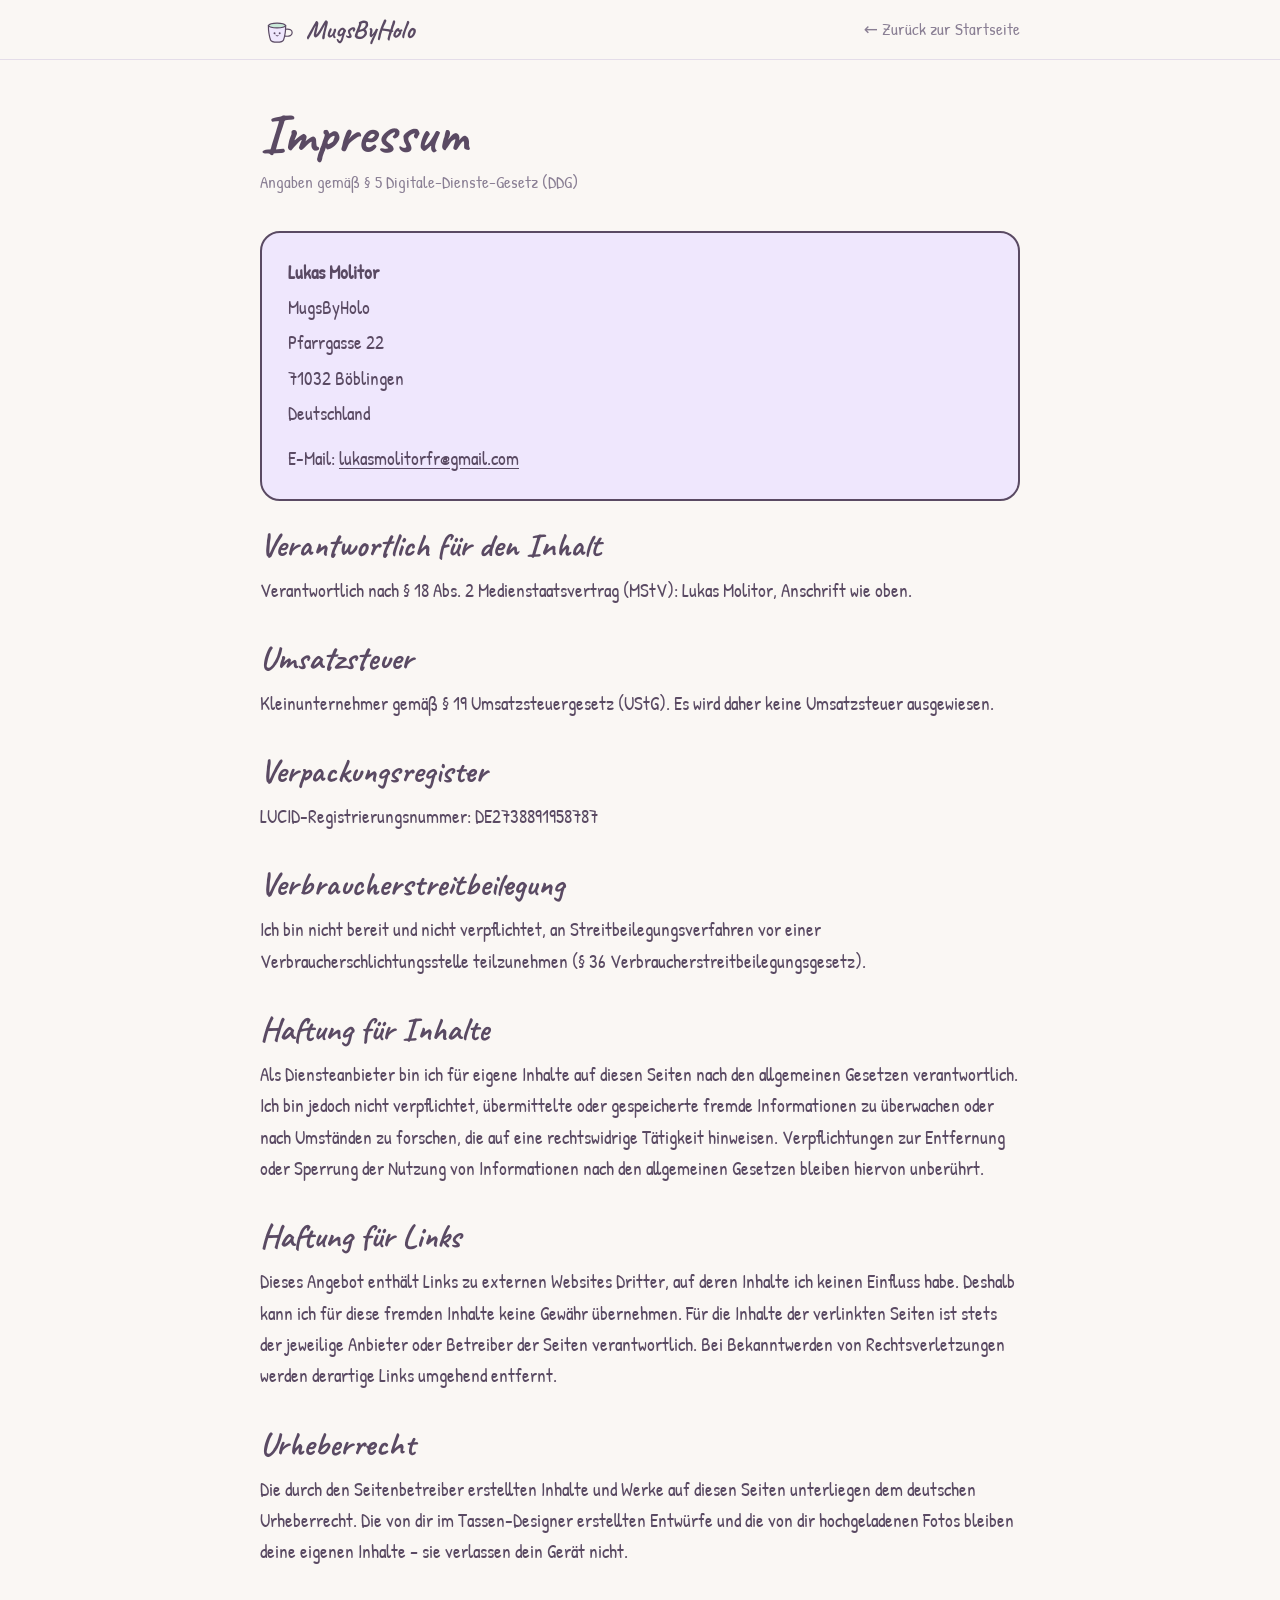
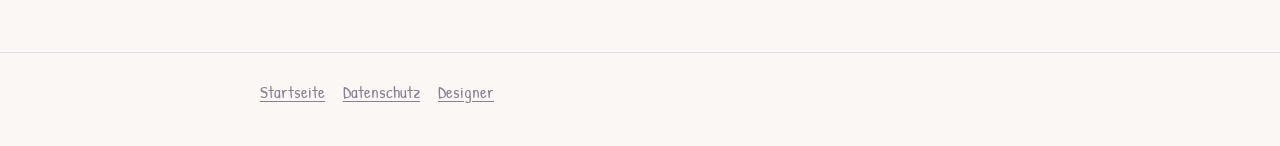
<file: impressum.html>
<!DOCTYPE html>
<html lang="de">
<head>
<meta charset="UTF-8">
<meta name="viewport" content="width=device-width, initial-scale=1.0, viewport-fit=cover">
<title>Impressum · MugsByHolo</title>
<meta name="description" content="Impressum und Anbieterkennzeichnung von MugsByHolo.">
<meta name="robots" content="noindex">
<link rel="icon" href="assets/favicon.png" type="image/png">
<link rel="stylesheet" href="assets/seite.css">
</head>
<body>

<header class="top">
  <div class="wrap top-inner">
    <a class="marke" href="/" aria-label="MugsByHolo Startseite">
      <svg viewBox="0 0 300 290" aria-hidden="true" focusable="false">
        <g fill="none" stroke="#5a4a63" stroke-width="10" stroke-linecap="round" stroke-linejoin="round">
          <path d="M 70,112 C 70,160 78,205 88,232 C 92,244 108,250 142,250 C 176,250 192,244 196,232 C 206,205 214,160 214,112 C 206,126 180,132 142,132 C 104,132 78,125 70,112 Z" fill="#efe7fd" stroke="none"/>
          <path d="M 70,112 C 78,98 104,92 142,92 C 180,92 206,99 214,112 C 206,126 180,132 142,132 C 104,132 78,125 70,112 Z" fill="#c9e9d8"/>
          <path d="M 212,143 C 250,137 269,152 268,172 C 267,193 247,205 209,200"/>
          <path d="M 70,112 C 70,161 78,205 88,232 C 92,244 109,250 142,250 C 175,250 192,244 196,232 C 206,205 214,160 214,112"/>
          <circle cx="121" cy="176" r="8" fill="#5a4a63" stroke="none"/>
          <circle cx="164" cy="176" r="8" fill="#5a4a63" stroke="none"/>
          <path d="M 132,192 C 137,201 148,202 154,193" stroke-width="8"/>
        </g>
      </svg>
      <span>MugsByHolo</span>
    </a>
    <a class="zurueck" href="/">&larr; Zur&uuml;ck zur Startseite</a>
  </div>
</header>

<main>
  <div class="wrap">

    <h1>Impressum</h1>
    <p class="stand">Angaben gem&auml;&szlig; &sect; 5 Digitale-Dienste-Gesetz (DDG)</p>

    <div class="karte">
      <p class="eng"><strong>Lukas Molitor</strong></p>
      <p class="eng">MugsByHolo</p>
      <p class="eng">Pfarrgasse 22</p>
      <p class="eng">71032 B&ouml;blingen</p>
      <p>Deutschland</p>
      <p>E-Mail: <a href="mailto:lukasmolitorfr@gmail.com">lukasmolitorfr@gmail.com</a></p>
    </div>

    <h2>Verantwortlich f&uuml;r den Inhalt</h2>
    <p>Verantwortlich nach &sect; 18 Abs. 2 Medienstaatsvertrag (MStV): Lukas Molitor, Anschrift wie oben.</p>

    <h2>Umsatzsteuer</h2>
    <p>
      Kleinunternehmer gem&auml;&szlig; &sect; 19 Umsatzsteuergesetz (UStG). Es wird daher keine
      Umsatzsteuer ausgewiesen.
    </p>

    <h2>Verpackungsregister</h2>
    <p>LUCID-Registrierungsnummer: DE2738891958787</p>

    <h2>Verbraucherstreitbeilegung</h2>
    <p>
      Ich bin nicht bereit und nicht verpflichtet, an Streitbeilegungsverfahren vor einer
      Verbraucherschlichtungsstelle teilzunehmen (&sect; 36 Verbraucherstreitbeilegungsgesetz).
    </p>

    <h2>Haftung f&uuml;r Inhalte</h2>
    <p>
      Als Diensteanbieter bin ich f&uuml;r eigene Inhalte auf diesen Seiten nach den allgemeinen
      Gesetzen verantwortlich. Ich bin jedoch nicht verpflichtet, &uuml;bermittelte oder gespeicherte
      fremde Informationen zu &uuml;berwachen oder nach Umst&auml;nden zu forschen, die auf eine
      rechtswidrige T&auml;tigkeit hinweisen. Verpflichtungen zur Entfernung oder Sperrung der Nutzung
      von Informationen nach den allgemeinen Gesetzen bleiben hiervon unber&uuml;hrt.
    </p>

    <h2>Haftung f&uuml;r Links</h2>
    <p>
      Dieses Angebot enth&auml;lt Links zu externen Websites Dritter, auf deren Inhalte ich keinen
      Einfluss habe. Deshalb kann ich f&uuml;r diese fremden Inhalte keine Gew&auml;hr &uuml;bernehmen.
      F&uuml;r die Inhalte der verlinkten Seiten ist stets der jeweilige Anbieter oder Betreiber der
      Seiten verantwortlich. Bei Bekanntwerden von Rechtsverletzungen werden derartige Links
      umgehend entfernt.
    </p>

    <h2>Urheberrecht</h2>
    <p>
      Die durch den Seitenbetreiber erstellten Inhalte und Werke auf diesen Seiten unterliegen dem
      deutschen Urheberrecht. Die von dir im Tassen-Designer erstellten Entw&uuml;rfe und die von dir
      hochgeladenen Fotos bleiben deine eigenen Inhalte &ndash; sie verlassen dein Ger&auml;t nicht.
    </p>

  </div>
</main>

<footer class="fuss">
  <div class="wrap fuss-links">
    <a href="/">Startseite</a>
    <a href="datenschutz.html">Datenschutz</a>
    <a href="designer/">Designer</a>
  </div>
</footer>

</body>
</html>
</file>
<file: assets/seite.css>
/* Gemeinsames Layout für Textseiten (Impressum, Datenschutz) */

@font-face{
  font-family:'Caveat';
  src:url('fonts/caveat-latin.woff2') format('woff2');
  font-weight:400 700; font-style:normal; font-display:swap;
  unicode-range:U+0000-00FF,U+0131,U+0152-0153,U+2000-206F,U+20AC,U+2122,U+2212,U+FEFF,U+FFFD;
}
@font-face{
  font-family:'Patrick Hand';
  src:url('fonts/patrickhand-latin.woff2') format('woff2');
  font-weight:400; font-style:normal; font-display:swap;
  unicode-range:U+0000-00FF,U+0131,U+0152-0153,U+2000-206F,U+20AC,U+2122,U+2212,U+FEFF,U+FFFD;
}

:root{
  --paper:#FAF7F4;
  --ink:#5A4A63;
  --ink-weich:#8A7F94;
  --lav:#EFE7FD;
  --mint:#C9E9D8;
  --cyan:#5CC2D8;
  --linie:#E4DDE9;
  --hand:'Caveat', ui-rounded, cursive;
  --text:'Patrick Hand', ui-rounded, system-ui, sans-serif;
}

*{box-sizing:border-box;margin:0;padding:0}

body{
  background:var(--paper);
  color:var(--ink);
  font-family:var(--text);
  font-size:19px;
  line-height:1.65;
  padding:env(safe-area-inset-top) env(safe-area-inset-right) env(safe-area-inset-bottom) env(safe-area-inset-left);
}

.wrap{width:min(760px,100% - 40px);margin-inline:auto}

a{color:var(--ink);text-decoration:underline;text-underline-offset:3px}
a:hover{color:var(--cyan)}
:focus-visible{outline:3px solid var(--cyan);outline-offset:3px;border-radius:6px}

header.top{border-bottom:1px solid var(--linie);background:var(--paper)}
.top-inner{display:flex;align-items:center;justify-content:space-between;gap:16px;padding:12px 0}
.marke{display:flex;align-items:center;gap:10px;text-decoration:none}
.marke svg{width:36px;height:35px;flex:none}
.marke span{font-family:var(--hand);font-size:26px;font-weight:700;line-height:1}
.zurueck{font-size:17px;color:var(--ink-weich);text-decoration:none}
.zurueck:hover{color:var(--ink)}

main{padding:44px 0 70px}

h1{font-family:var(--hand);font-weight:700;font-size:clamp(38px,6vw,56px);line-height:1.06;margin-bottom:6px}
.stand{color:var(--ink-weich);font-size:16.5px;margin-bottom:34px}

h2{
  font-family:var(--hand);font-weight:700;font-size:clamp(26px,3.4vw,33px);
  line-height:1.15;margin:34px 0 10px;
}
h2:first-of-type{margin-top:0}

p{margin-bottom:14px}
p.eng{margin-bottom:4px}

ul{margin:0 0 16px 22px}
li{margin-bottom:7px}

.karte{
  background:var(--lav);border:2px solid var(--ink);border-radius:20px;
  padding:24px 26px;margin-bottom:26px;
}
.karte p:last-child{margin-bottom:0}

.hinweis{
  border-left:5px solid var(--mint);background:#fff;
  padding:16px 20px;border-radius:0 14px 14px 0;margin:22px 0;
  font-size:18px;
}
.hinweis p:last-child{margin-bottom:0}

footer.fuss{
  border-top:1px solid var(--linie);padding:26px 0 40px;
  font-size:16.5px;color:var(--ink-weich);
}
.fuss-links{display:flex;gap:18px;flex-wrap:wrap}
.fuss-links a{color:var(--ink-weich)}
.fuss-links a:hover{color:var(--ink)}
</file>
